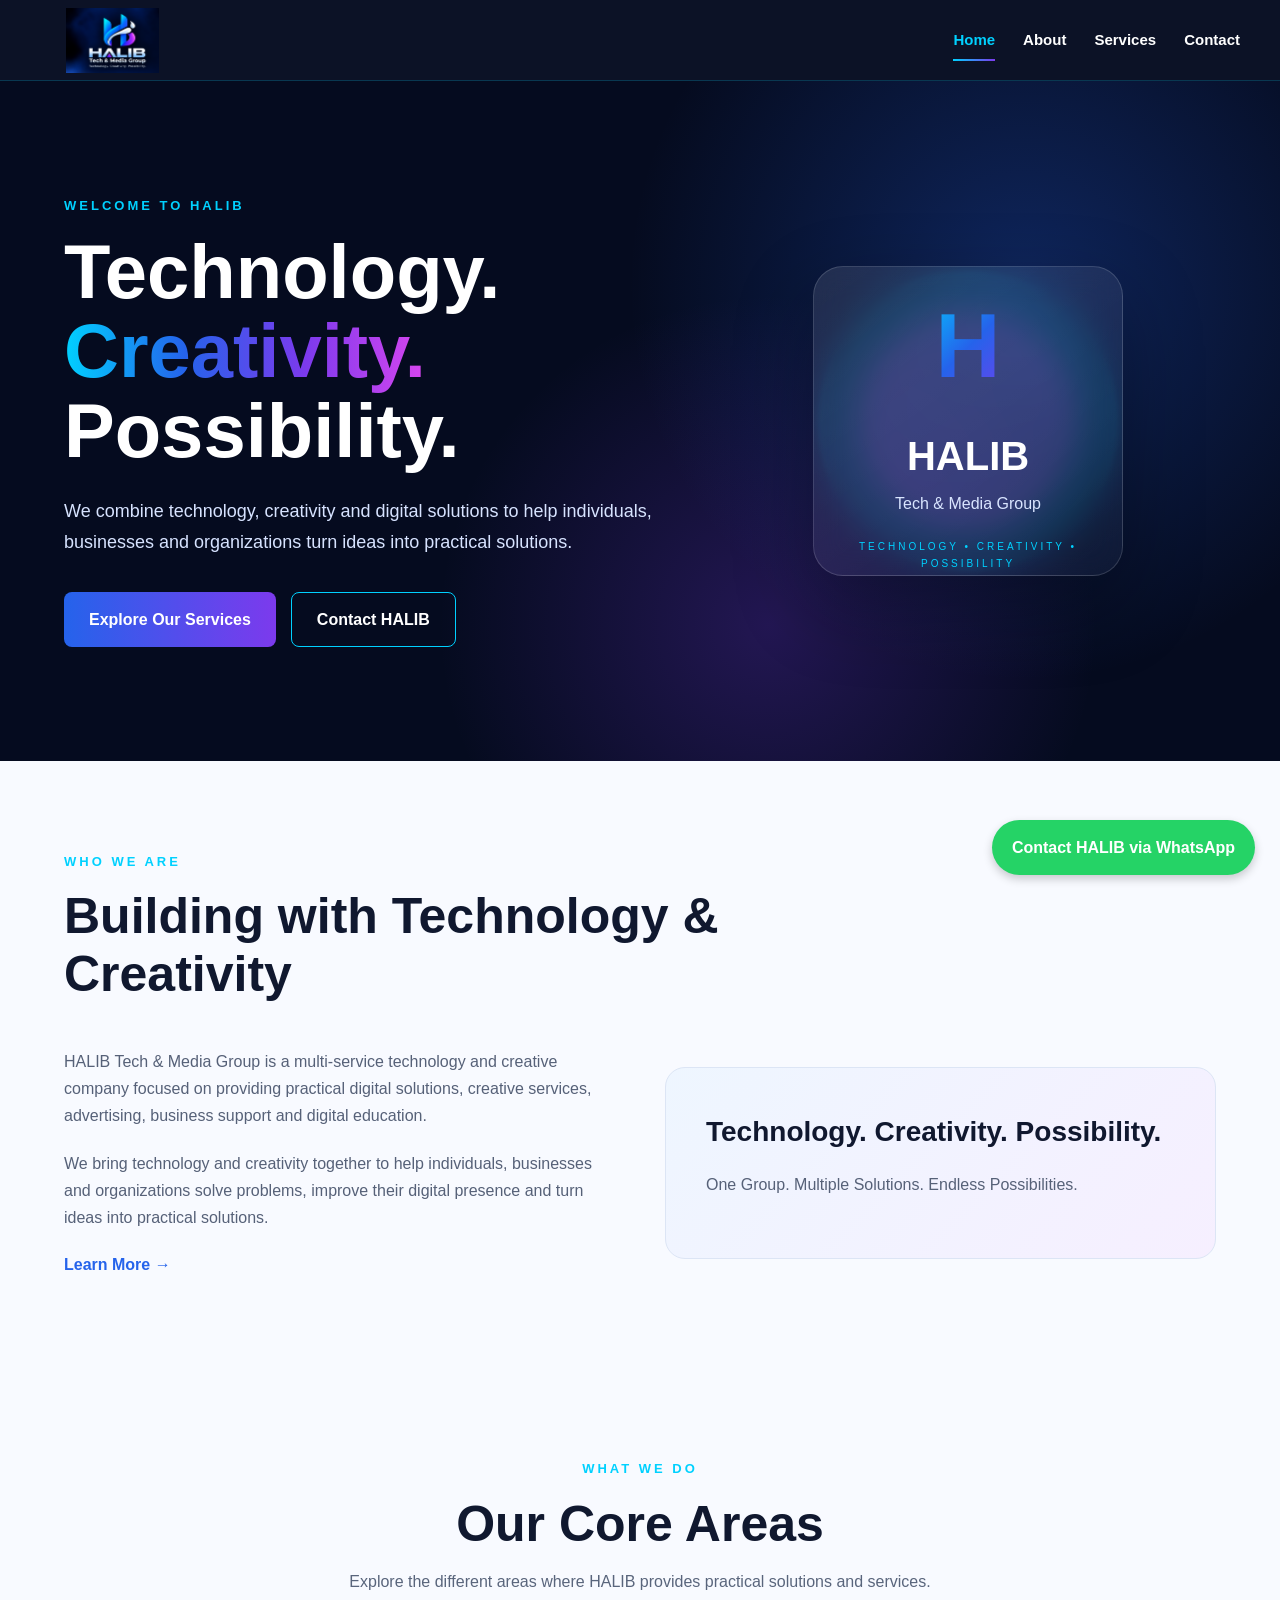
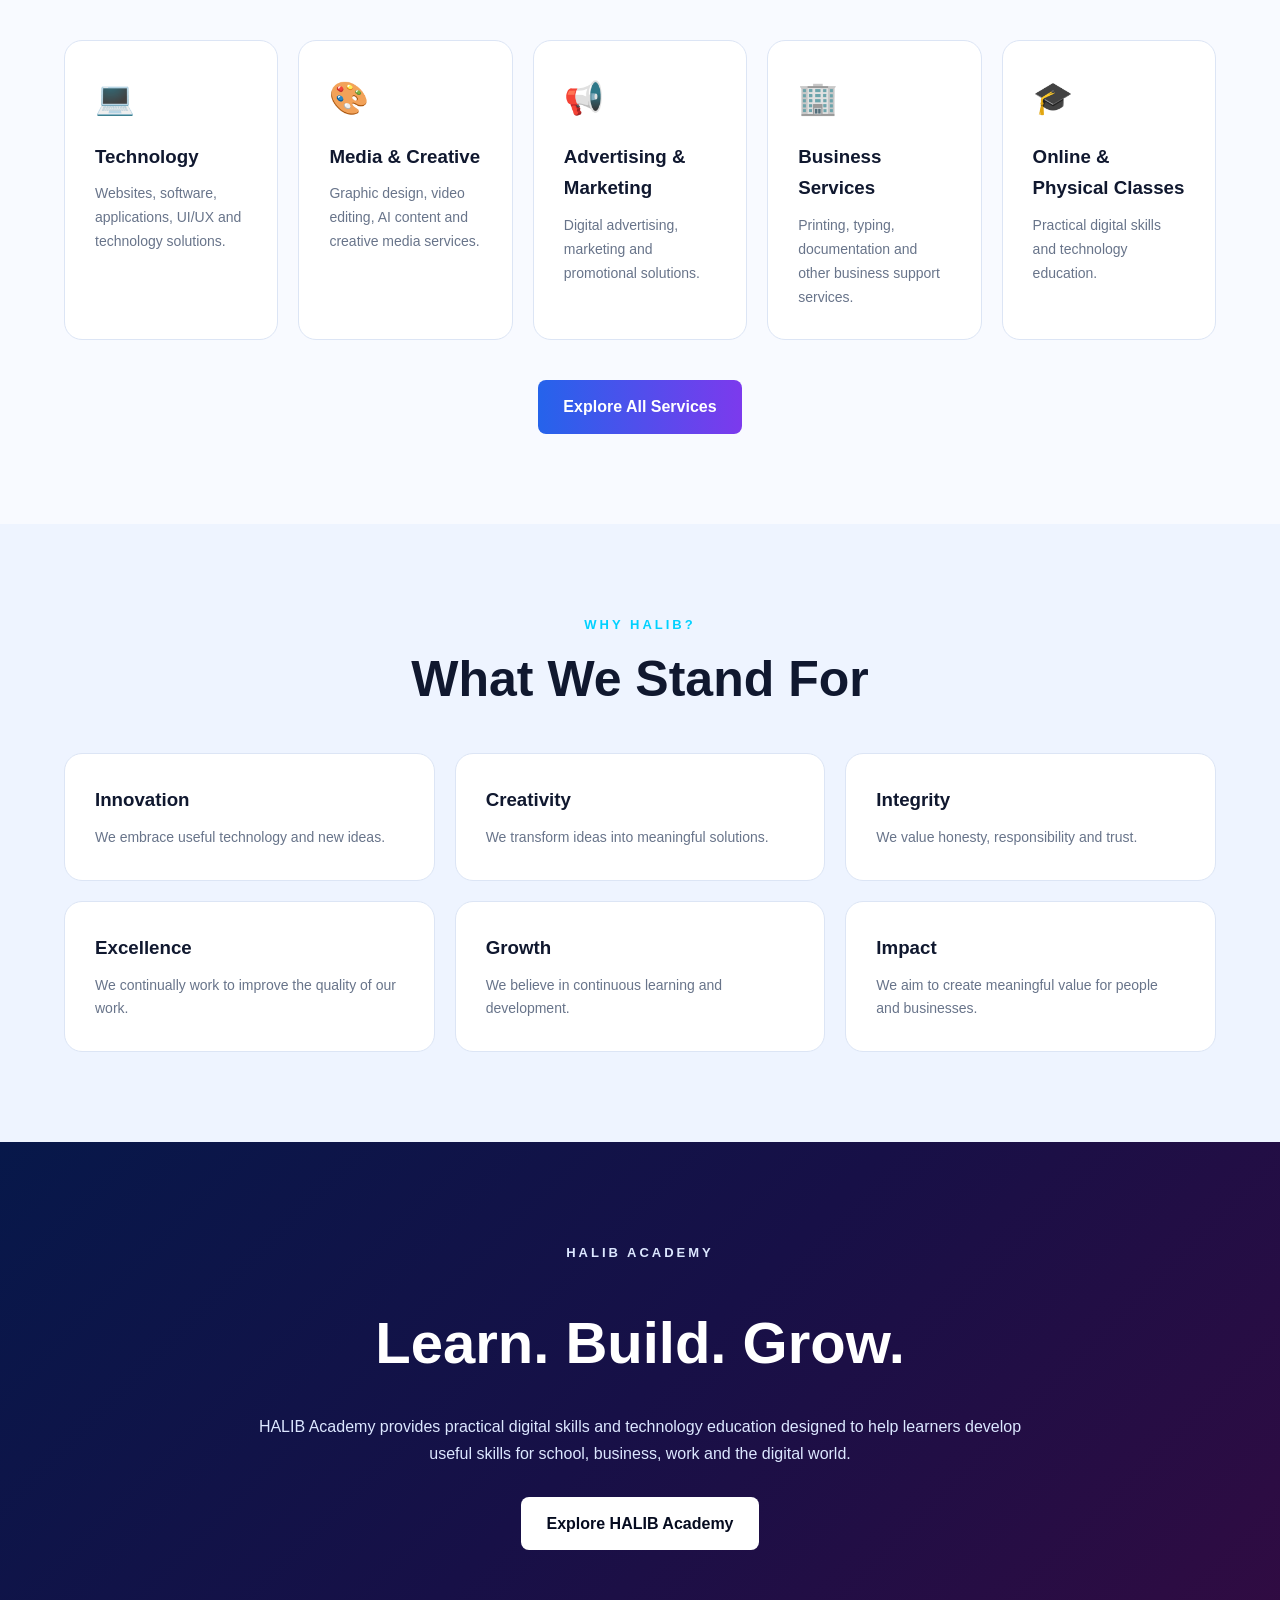
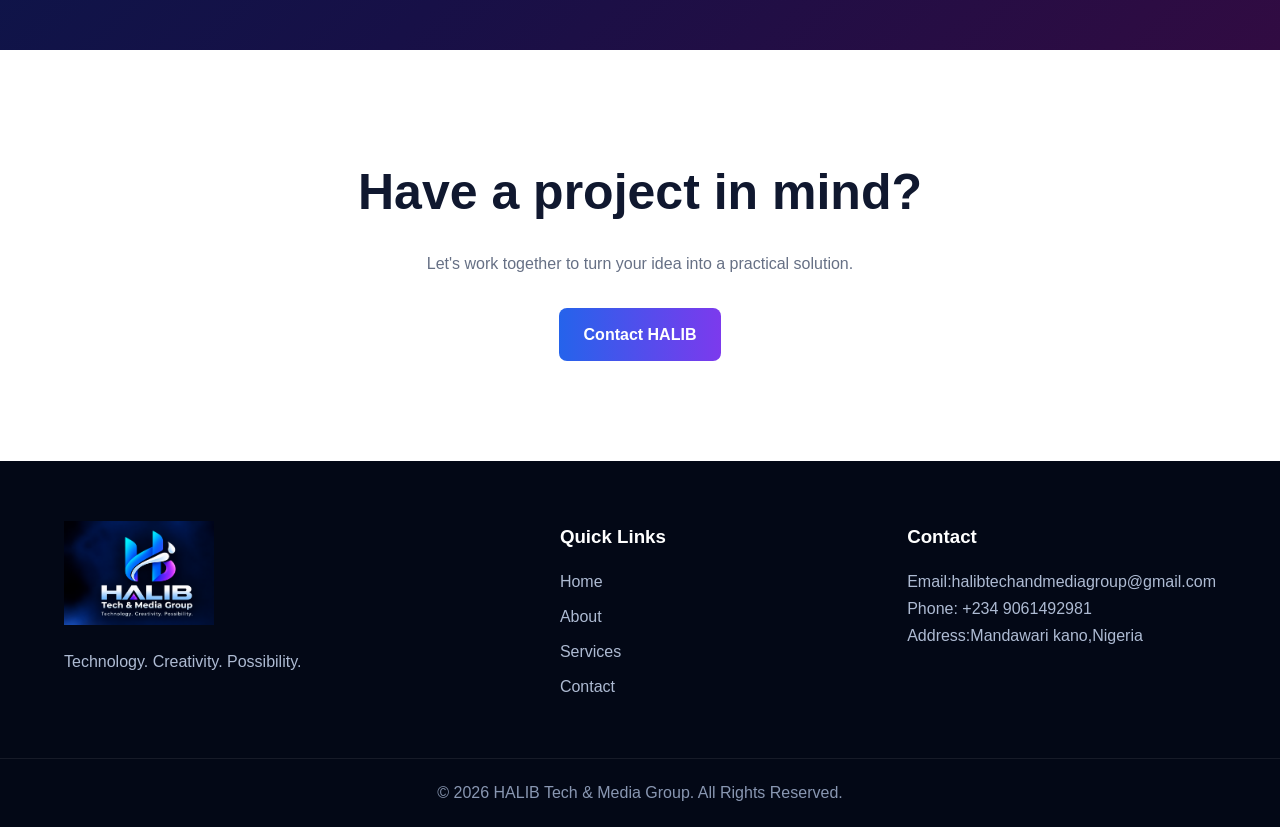
<file: index.html>
<!DOCTYPE html>
<html lang="en">
<head>
    <meta charset="UTF-8">
    <meta name="viewport" content="width=device-width, initial-scale=1.0">

    <title>HALIB Tech & Media Group</title>

    <meta
        name="description"
        content="HALIB Tech & Media Group provides technology, creative, advertising, business and digital education solutions."
    >

    <link rel="stylesheet" href="style.css">
</head>

<body>

<!-- ================= NAVBAR ================= -->

<header class="navbar">

    <div class="nav-container">

        <a href="index.html" class="logo">
            <img src="Halibtechandmediagrouplogo.png" alt="HALIB Tech & Media Group">
        </a>

        <nav class="nav-links">

            <a href="index.html" class="active">Home</a>

            <a href="about.html">About</a>

            <a href="services.html">Services</a>

            <a href="contact.html">Contact</a>

        </nav>

    </div>

</header>


<!-- ================= HERO ================= -->

<main>

<section class="hero">

    <div class="hero-content">

        <p class="small-title">WELCOME TO HALIB</p>

        <h1>
            Technology.
            <span>Creativity.</span>
            Possibility.
        </h1>

        <p class="hero-text">
            We combine technology, creativity and digital solutions
            to help individuals, businesses and organizations
            turn ideas into practical solutions.
        </p>

        <div class="hero-buttons">

            <a href="services.html" class="btn primary-btn">
                Explore Our Services
            </a>

            <a href="contact.html" class="btn secondary-btn">
                Contact HALIB
            </a>

        </div>

    </div>


    <div class="hero-visual">

        <div class="visual-circle circle-one"></div>
        <div class="visual-circle circle-two"></div>

        <div class="hero-card">

            <div class="hero-logo-symbol">H</div>

            <h2>HALIB</h2>

            <p>Tech & Media Group</p>

            <span>TECHNOLOGY • CREATIVITY • POSSIBILITY</span>

        </div>

    </div>

</section>


<!-- ================= WHO WE ARE ================= -->

<section class="section about-preview">

    <div class="section-heading">

        <p class="section-label">WHO WE ARE</p>

        <h2>Building with Technology & Creativity</h2>

    </div>


    <div class="two-column">

        <div>

            <p>
                HALIB Tech & Media Group is a multi-service technology
                and creative company focused on providing practical
                digital solutions, creative services, advertising,
                business support and digital education.
            </p>

            <p>
                We bring technology and creativity together to help
                individuals, businesses and organizations solve
                problems, improve their digital presence and turn
                ideas into practical solutions.
            </p>

            <a href="about.html" class="text-link">
                Learn More →
            </a>

        </div>

        <div class="info-box">

            <h3>Technology. Creativity. Possibility.</h3>

            <p>
                One Group. Multiple Solutions.
                Endless Possibilities.
            </p>

        </div>

    </div>

</section>


<!-- ================= WHAT WE DO ================= -->

<section class="section services-preview">

    <div class="section-heading center">

        <p class="section-label">WHAT WE DO</p>

        <h2>Our Core Areas</h2>

        <p>
            Explore the different areas where HALIB provides
            practical solutions and services.
        </p>

    </div>


    <div class="cards five-cards">

        <article class="service-card">

            <div class="icon">💻</div>

            <h3>Technology</h3>

            <p>
                Websites, software, applications, UI/UX and
                technology solutions.
            </p>

        </article>


        <article class="service-card">

            <div class="icon">🎨</div>

            <h3>Media & Creative</h3>

            <p>
                Graphic design, video editing, AI content and
                creative media services.
            </p>

        </article>


        <article class="service-card">

            <div class="icon">📢</div>

            <h3>Advertising & Marketing</h3>

            <p>
                Digital advertising, marketing and promotional
                solutions.
            </p>

        </article>


        <article class="service-card">

            <div class="icon">🏢</div>

            <h3>Business Services</h3>

            <p>
                Printing, typing, documentation and other
                business support services.
            </p>

        </article>


        <article class="service-card">

            <div class="icon">🎓</div>

            <h3>Online & Physical Classes</h3>

            <p>
                Practical digital skills and technology education.
            </p>

        </article>

    </div>


    <div class="center-button">

        <a href="services.html" class="btn primary-btn">
            Explore All Services
        </a>

    </div>

</section>


<!-- ================= WHY HALIB ================= -->

<section class="section why-section">

    <div class="section-heading center">

        <p class="section-label">WHY HALIB?</p>

        <h2>What We Stand For</h2>

    </div>


    <div class="values-grid">

        <div class="value-card">
            <h3>Innovation</h3>
            <p>
                We embrace useful technology and new ideas.
            </p>
        </div>

        <div class="value-card">
            <h3>Creativity</h3>
            <p>
                We transform ideas into meaningful solutions.
            </p>
        </div>

        <div class="value-card">
            <h3>Integrity</h3>
            <p>
                We value honesty, responsibility and trust.
            </p>
        </div>

        <div class="value-card">
            <h3>Excellence</h3>
            <p>
                We continually work to improve the quality of our work.
            </p>
        </div>

        <div class="value-card">
            <h3>Growth</h3>
            <p>
                We believe in continuous learning and development.
            </p>
        </div>

        <div class="value-card">
            <h3>Impact</h3>
            <p>
                We aim to create meaningful value for people and businesses.
            </p>
        </div>

    </div>

</section>


<!-- ================= ACADEMY ================= -->

<section class="academy-section">

    <div class="academy-content">

        <p class="section-label">HALIB ACADEMY</p>

        <h2>Learn. Build. Grow.</h2>

        <p>
            HALIB Academy provides practical digital skills and
            technology education designed to help learners develop
            useful skills for school, business, work and the digital world.
        </p>

        <a href="services.html#academy" class="btn light-btn">
            Explore HALIB Academy
        </a>

    </div>

</section>


<!-- ================= CTA ================= -->

<section class="cta">

    <h2>Have a project in mind?</h2>

    <p>
        Let's work together to turn your idea into a practical solution.
    </p>

    <a href="contact.html" class="btn primary-btn">
        Contact HALIB
    </a>

</section>

</main>


<!-- ================= FOOTER ================= -->

<footer class="footer">

    <div class="footer-container">

        <div>

            <img
                src="Halibtechandmediagrouplogo.png"
                class="footer-logo"
                alt="HALIB Logo"
            >

            <p>
                Technology. Creativity. Possibility.
            </p>

        </div>


        <div>

            <h3>Quick Links</h3>

            <a href="index.html">Home</a>
            <a href="about.html">About</a>
            <a href="services.html">Services</a>
            <a href="contact.html">Contact</a>

        </div>


        <div>

            <h3>Contact</h3>

            <p>Email:halibtechandmediagroup@gmail.com</p>
            <p>Phone: +234 9061492981</p>
            <p>Address:Mandawari kano,Nigeria</p>

        </div>

    </div>


    <div class="copyright">

        <p>
            © 2026 HALIB Tech & Media Group.
            All Rights Reserved.
        </p>

    </div>

</footer>


<script src="script.js"></script>

</body>
</html>
</file>
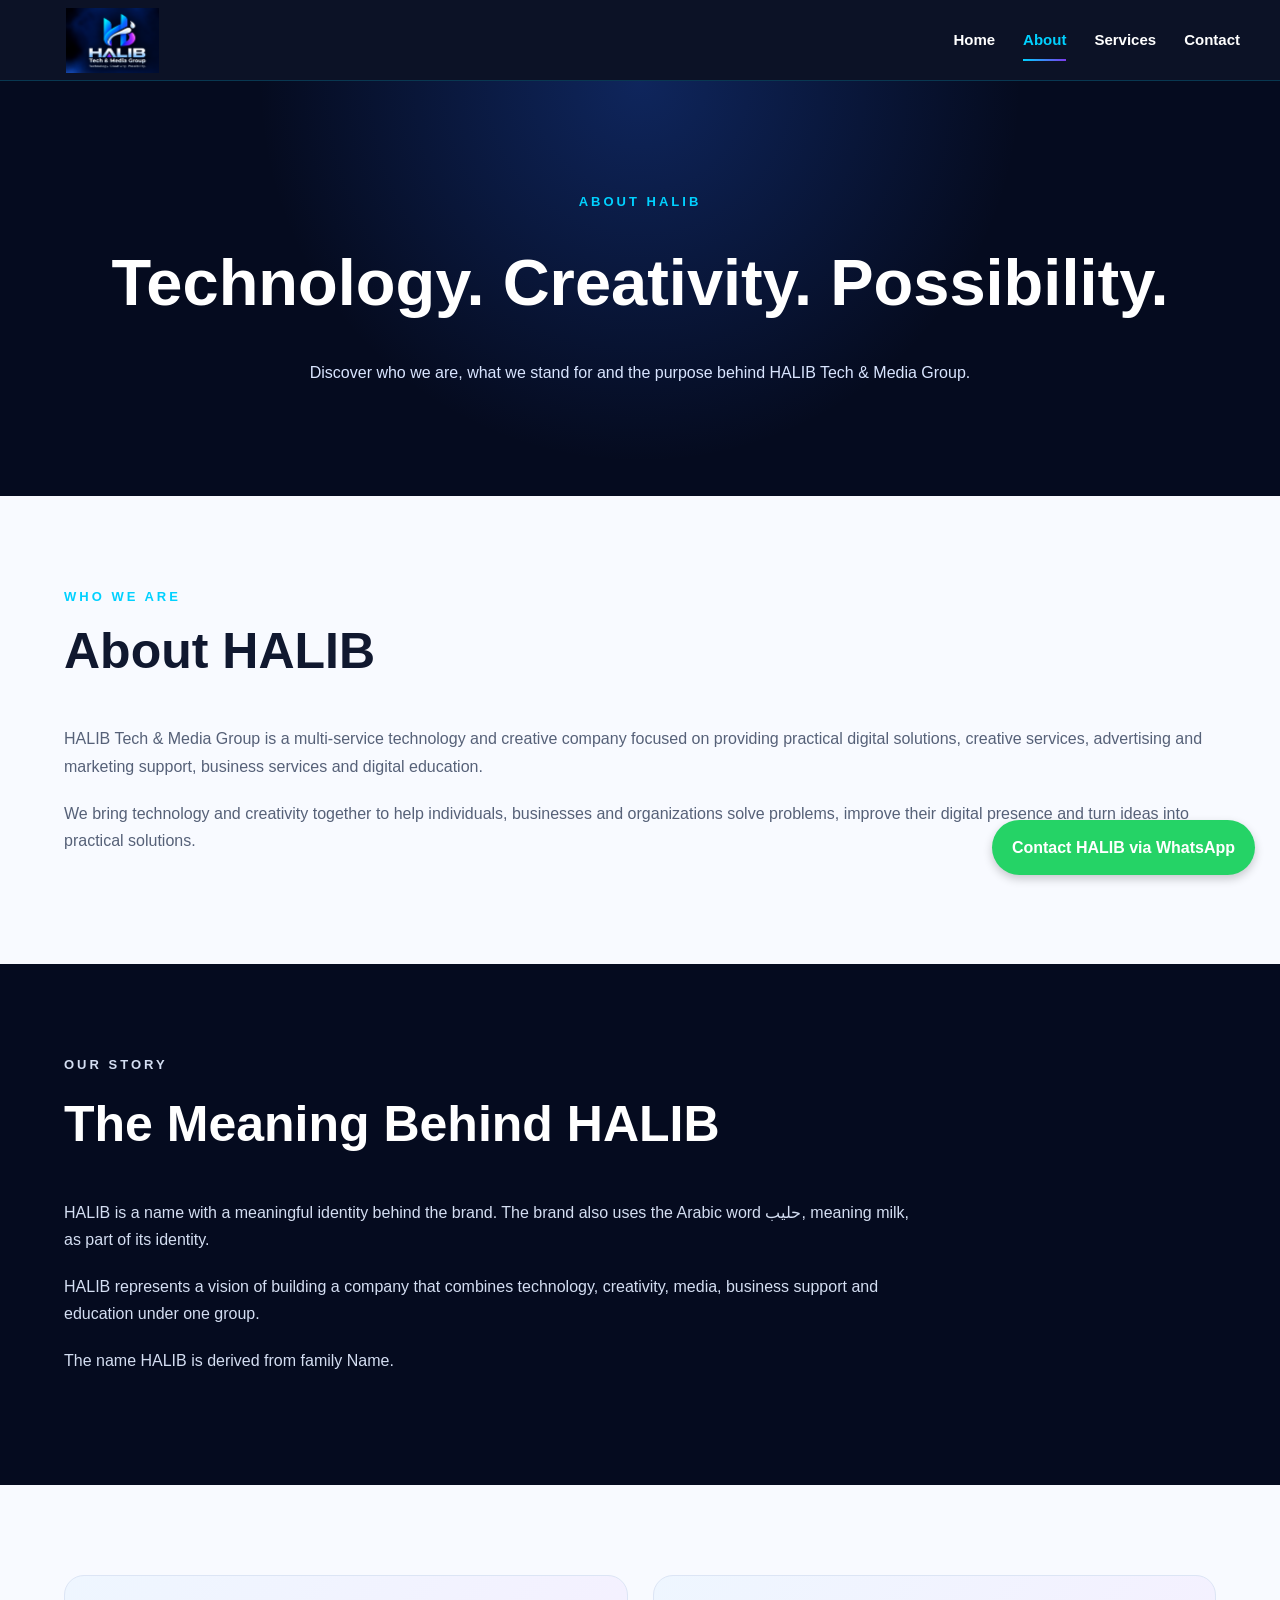
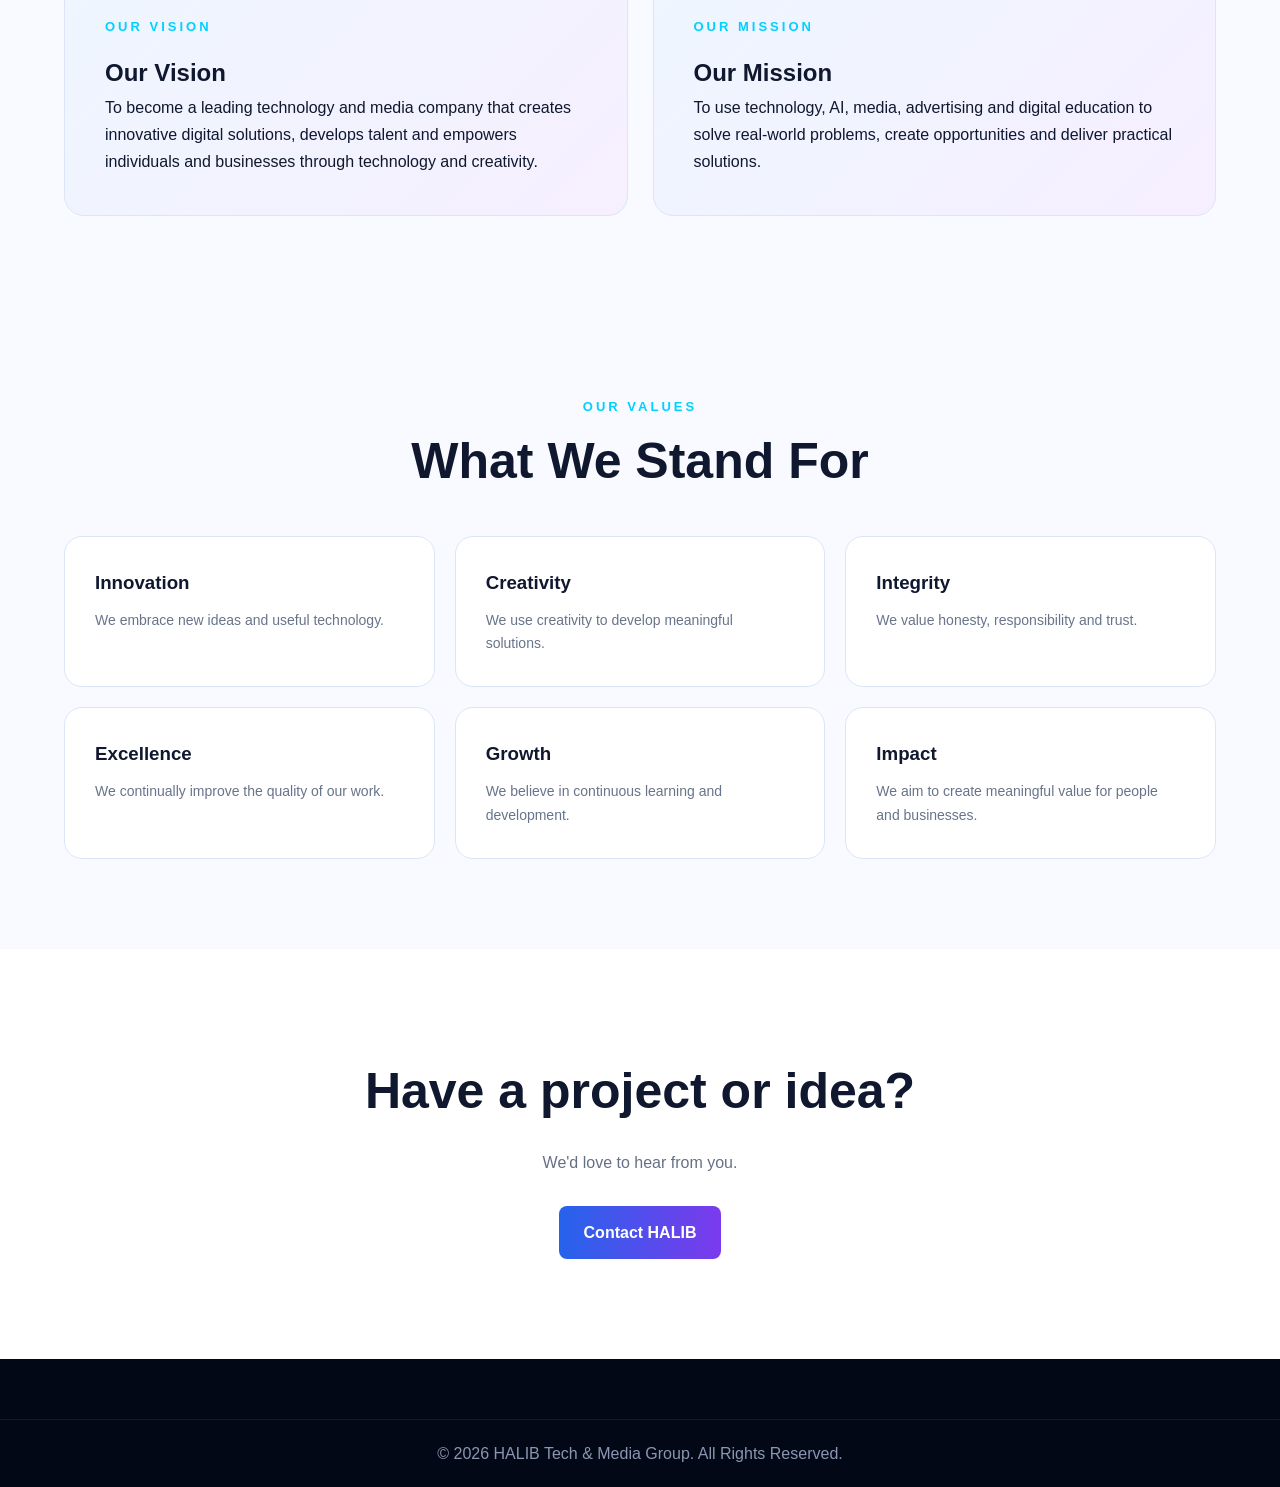
<file: about.html>
<!DOCTYPE html>
<html lang="en">

<head>

    <meta charset="UTF-8">

    <meta
        name="viewport"
        content="width=device-width, initial-scale=1.0"
    >

    <title>About | HALIB Tech & Media Group</title>

    <link rel="stylesheet" href="style.css">

</head>

<body>


<header class="navbar">

    <div class="nav-container">

        <a href="index.html" class="logo">
            <img src="Halibtechandmediagrouplogo.png" alt="HALIB Logo">
        </a>

        <nav class="nav-links">

            <a href="index.html">Home</a>

            <a href="about.html" class="active">About</a>

            <a href="services.html">Services</a>

            <a href="contact.html">Contact</a>

        </nav>

    </div>

</header>


<main>


<section class="page-hero">

    <p class="section-label">ABOUT HALIB</p>

    <h1>Technology. Creativity. Possibility.</h1>

    <p>
        Discover who we are, what we stand for and the purpose
        behind HALIB Tech & Media Group.
    </p>

</section>


<section class="section">

    <div class="section-heading">

        <p class="section-label">WHO WE ARE</p>

        <h2>About HALIB</h2>

    </div>


    <div class="about-text">

        <p>
            HALIB Tech & Media Group is a multi-service technology
            and creative company focused on providing practical
            digital solutions, creative services, advertising and
            marketing support, business services and digital education.
        </p>

        <p>
            We bring technology and creativity together to help
            individuals, businesses and organizations solve problems,
            improve their digital presence and turn ideas into
            practical solutions.
        </p>

    </div>

</section>


<section class="section dark-section">

    <div class="section-heading">

        <p class="section-label">OUR STORY</p>

        <h2>The Meaning Behind HALIB</h2>

    </div>

    <p>
        HALIB is a name with a meaningful identity behind the brand.
        The brand also uses the Arabic word حليب, meaning milk,
        as part of its identity.
    </p>

    <p>
        HALIB represents a vision of building a company that combines
        technology, creativity, media, business support and education
        under one group.
    </p>

    <p>The name HALIB is derived from family Name.</p>

</section>


<section class="section">

    <div class="vision-mission">

        <div class="info-box">

            <p class="section-label">OUR VISION</p>

            <h2>Our Vision</h2>

            <p>
                To become a leading technology and media company
                that creates innovative digital solutions, develops
                talent and empowers individuals and businesses
                through technology and creativity.
            </p>

        </div>


        <div class="info-box">

            <p class="section-label">OUR MISSION</p>

            <h2>Our Mission</h2>

            <p>
                To use technology, AI, media, advertising and
                digital education to solve real-world problems,
                create opportunities and deliver practical
                solutions.
            </p>

        </div>

    </div>

</section>


<section class="section">

    <div class="section-heading center">

        <p class="section-label">OUR VALUES</p>

        <h2>What We Stand For</h2>

    </div>


    <div class="values-grid">

        <div class="value-card">
            <h3>Innovation</h3>
            <p>We embrace new ideas and useful technology.</p>
        </div>

        <div class="value-card">
            <h3>Creativity</h3>
            <p>We use creativity to develop meaningful solutions.</p>
        </div>

        <div class="value-card">
            <h3>Integrity</h3>
            <p>We value honesty, responsibility and trust.</p>
        </div>

        <div class="value-card">
            <h3>Excellence</h3>
            <p>We continually improve the quality of our work.</p>
        </div>

        <div class="value-card">
            <h3>Growth</h3>
            <p>We believe in continuous learning and development.</p>
        </div>

        <div class="value-card">
            <h3>Impact</h3>
            <p>We aim to create meaningful value for people and businesses.</p>
        </div>

    </div>

</section>


<section class="cta">

    <h2>Have a project or idea?</h2>

    <p>We'd love to hear from you.</p>

    <a href="contact.html" class="btn primary-btn">
        Contact HALIB
    </a>

</section>


</main>


<footer class="footer">

    <div class="copyright">

        <p>
            © 2026 HALIB Tech & Media Group.
            All Rights Reserved.
        </p>

    </div>

</footer>


<script src="script.js"></script>

</body>
</html>
</file>
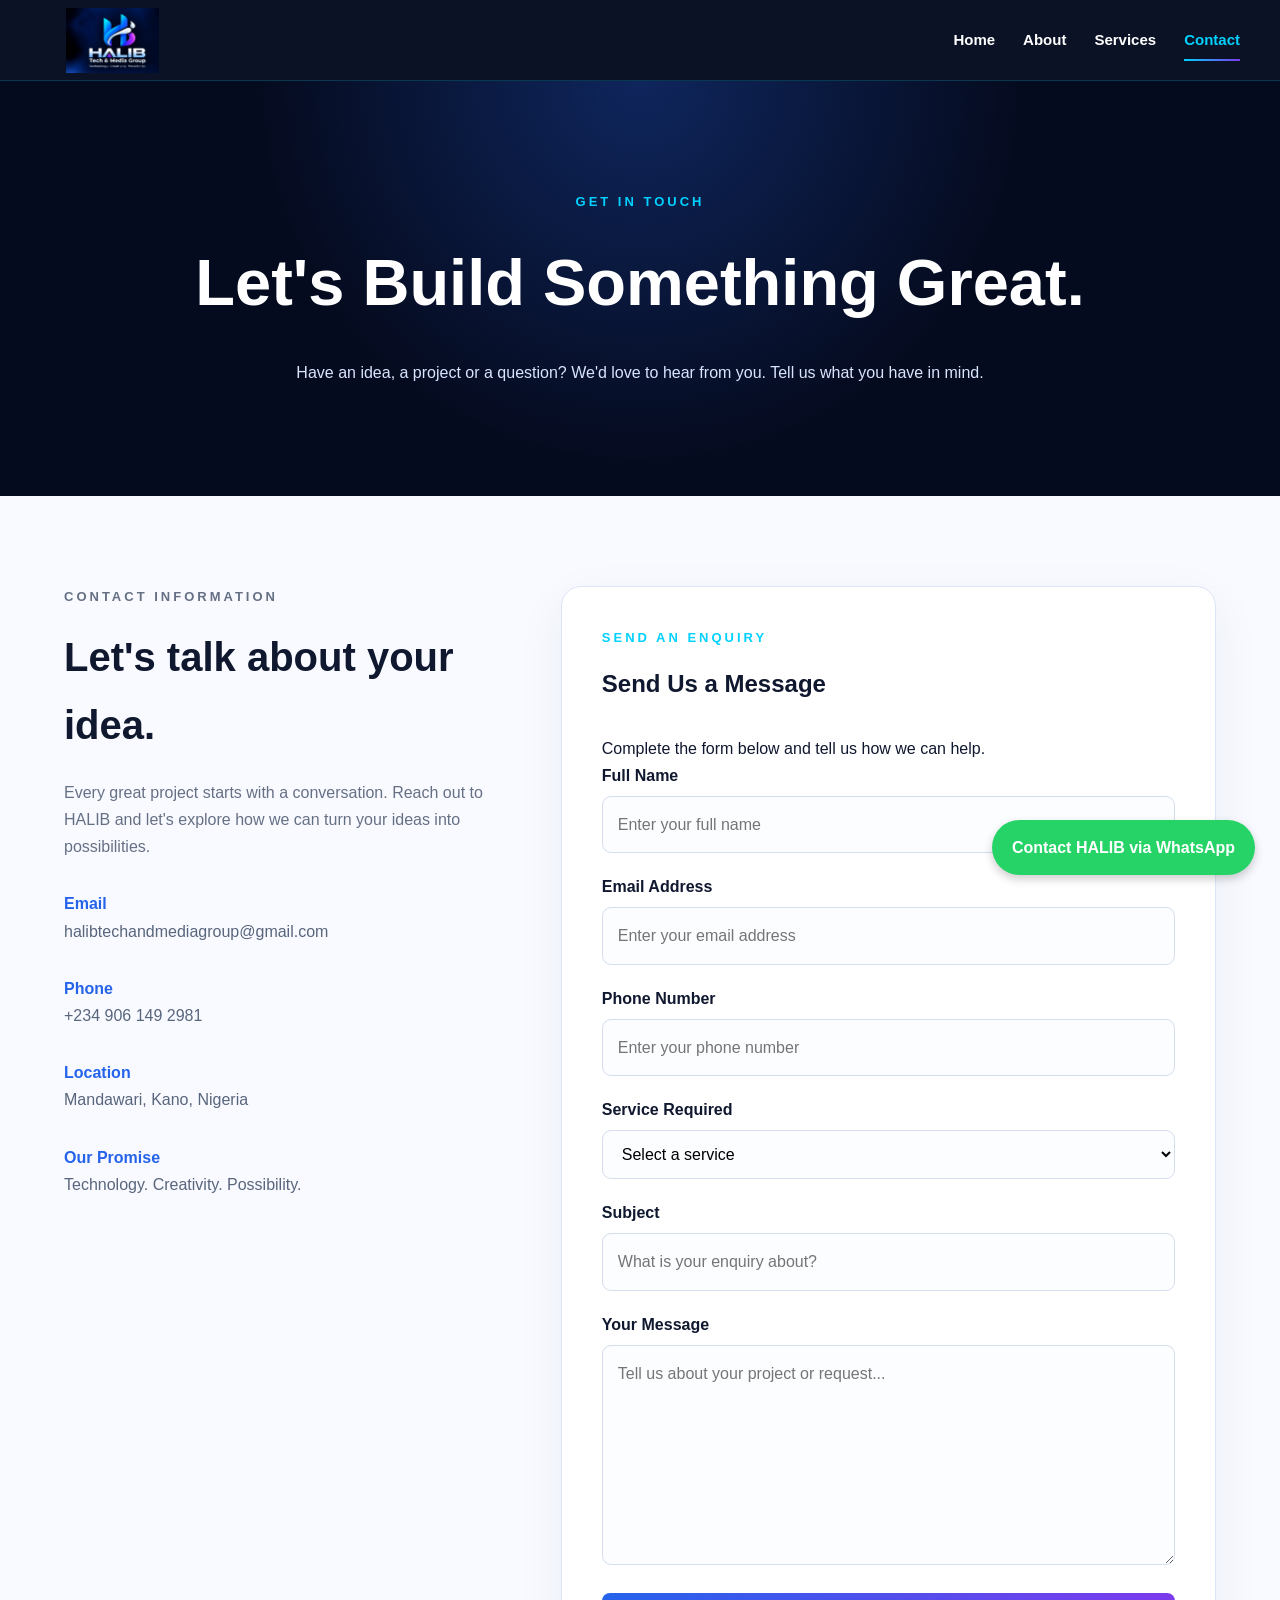
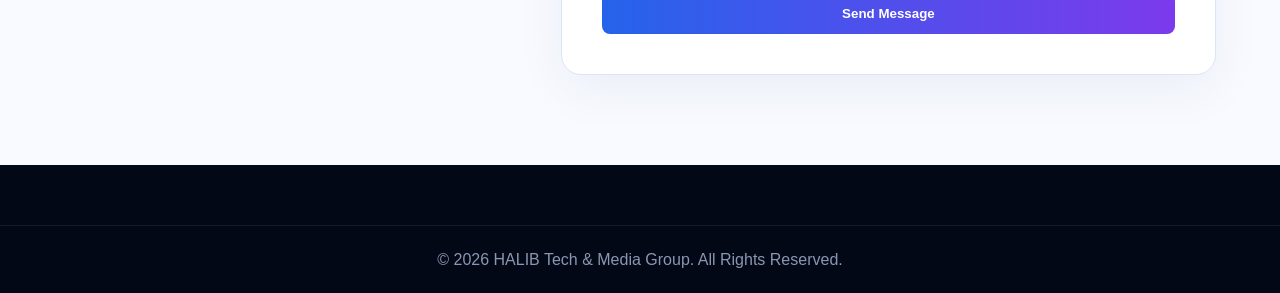
<file: contact.html>
<!DOCTYPE html>
<html lang="en">

<head>
    <meta charset="UTF-8">
    <meta name="viewport" content="width=device-width, initial-scale=1.0">

    <title>Contact | HALIB Tech & Media Group</title>

    <link rel="stylesheet" href="style.css">
</head>

<body>

    <!-- Navigation -->
    <header class="navbar">
        <div class="nav-container">

            <a href="index.html" class="logo">
                <img src="Halibtechandmediagrouplogo.png" alt="HALIB Logo">
            </a>

            <nav class="nav-links">
                <a href="index.html">Home</a>
                <a href="about.html">About</a>
                <a href="services.html">Services</a>
                <a href="contact.html" class="active">Contact</a>
            </nav>

        </div>
    </header>

    <main>

        <!-- Page Hero -->
        <section class="page-hero">

            <p class="section-label">GET IN TOUCH</p>

            <h1>Let's Build Something Great.</h1>

            <p>
                Have an idea, a project or a question?
                We'd love to hear from you.
                Tell us what you have in mind.
            </p>

        </section>

        <!-- Contact Section -->
        <section class="section contact-section">

            <!-- Contact Information -->
            <div class="contact-information">

                <p class="section-label">CONTACT INFORMATION</p>

                <h2>Let's talk about your idea.</h2>

                <p>
                    Every great project starts with a conversation.
                    Reach out to HALIB and let's explore how we can
                    turn your ideas into possibilities.
                </p>

                <div class="contact-item">
                    <strong>Email</strong>
                    <p>halibtechandmediagroup@gmail.com</p>
                </div>

                <div class="contact-item">
                    <strong>Phone</strong>
                    <p>+234 906 149 2981</p>
                </div>

                <div class="contact-item">
                    <strong>Location</strong>
                    <p>Mandawari, Kano, Nigeria</p>
                </div>

                <div class="contact-item">
                    <strong>Our Promise</strong>
                    <p>
                        Technology. Creativity. Possibility.
                    </p>
                </div>

            </div>

            <!-- Contact Form -->
            <div class="form-container">

                <p class="section-label">SEND AN ENQUIRY</p>

                <h2>Send Us a Message</h2>

                <p>
                    Complete the form below and tell us how we can help.
                </p>

                <form id="contactForm">

                    <div class="form-group">
                        <label for="name">Full Name</label>

                        <input
                            type="text"
                            id="name"
                            name="name"
                            placeholder="Enter your full name"
                            autocomplete="name"
                            required
                        >
                    </div>

                    <div class="form-group">
                        <label for="email">Email Address</label>

                        <input
                            type="email"
                            id="email"
                            name="email"
                            placeholder="Enter your email address"
                            autocomplete="email"
                            required
                        >
                    </div>

                    <div class="form-group">
                        <label for="phone">Phone Number</label>

                        <input
                            type="tel"
                            id="phone"
                            name="phone"
                            placeholder="Enter your phone number"
                            autocomplete="tel"
                        >
                    </div>

                    <div class="form-group">
                        <label for="service">Service Required</label>

                        <select id="service" name="service" required>

                            <option value="">Select a service</option>

                            <option value="Website Development">Website Development</option>
                            <option value="Software Development">Software Development</option>
                            <option value="App Development">App Development</option>
                            <option value="UI/UX Design">UI/UX Design</option>
                            <option value="Graphic Design">Graphic Design</option>
                            <option value="Video Editing">Video Editing</option>
                            <option value="AI Content Creation">AI Content Creation</option>
                            <option value="Advertising & Marketing">Advertising & Marketing</option>
                            <option value="Business Services">Business Services</option>
                            <option value="HALIB Academy">HALIB Academy</option>
                            <option value="Other">Other</option>

                        </select>
                    </div>

                    <div class="form-group">
                        <label for="subject">Subject</label>

                        <input
                            type="text"
                            id="subject"
                            name="subject"
                            placeholder="What is your enquiry about?"
                        >
                    </div>

                    <div class="form-group">
                        <label for="message">Your Message</label>

                        <textarea
                            id="message"
                            name="message"
                            rows="7"
                            placeholder="Tell us about your project or request..."
                            required
                        ></textarea>
                    </div>

                    <p id="formStatus" role="status" aria-live="polite"></p>

                    <button
                        type="submit"
                        class="btn primary-btn submit-btn"
                    >
                        Send Message
                    </button>

                </form>

            </div>

        </section>

    </main>

    <!-- Footer -->
    <footer class="footer">

        <div class="copyright">
            <p>
                © 2026 HALIB Tech & Media Group.
                All Rights Reserved.
            </p>
        </div>

    </footer>

    <script src="script.js"></script>

</body>
</html>
</file>
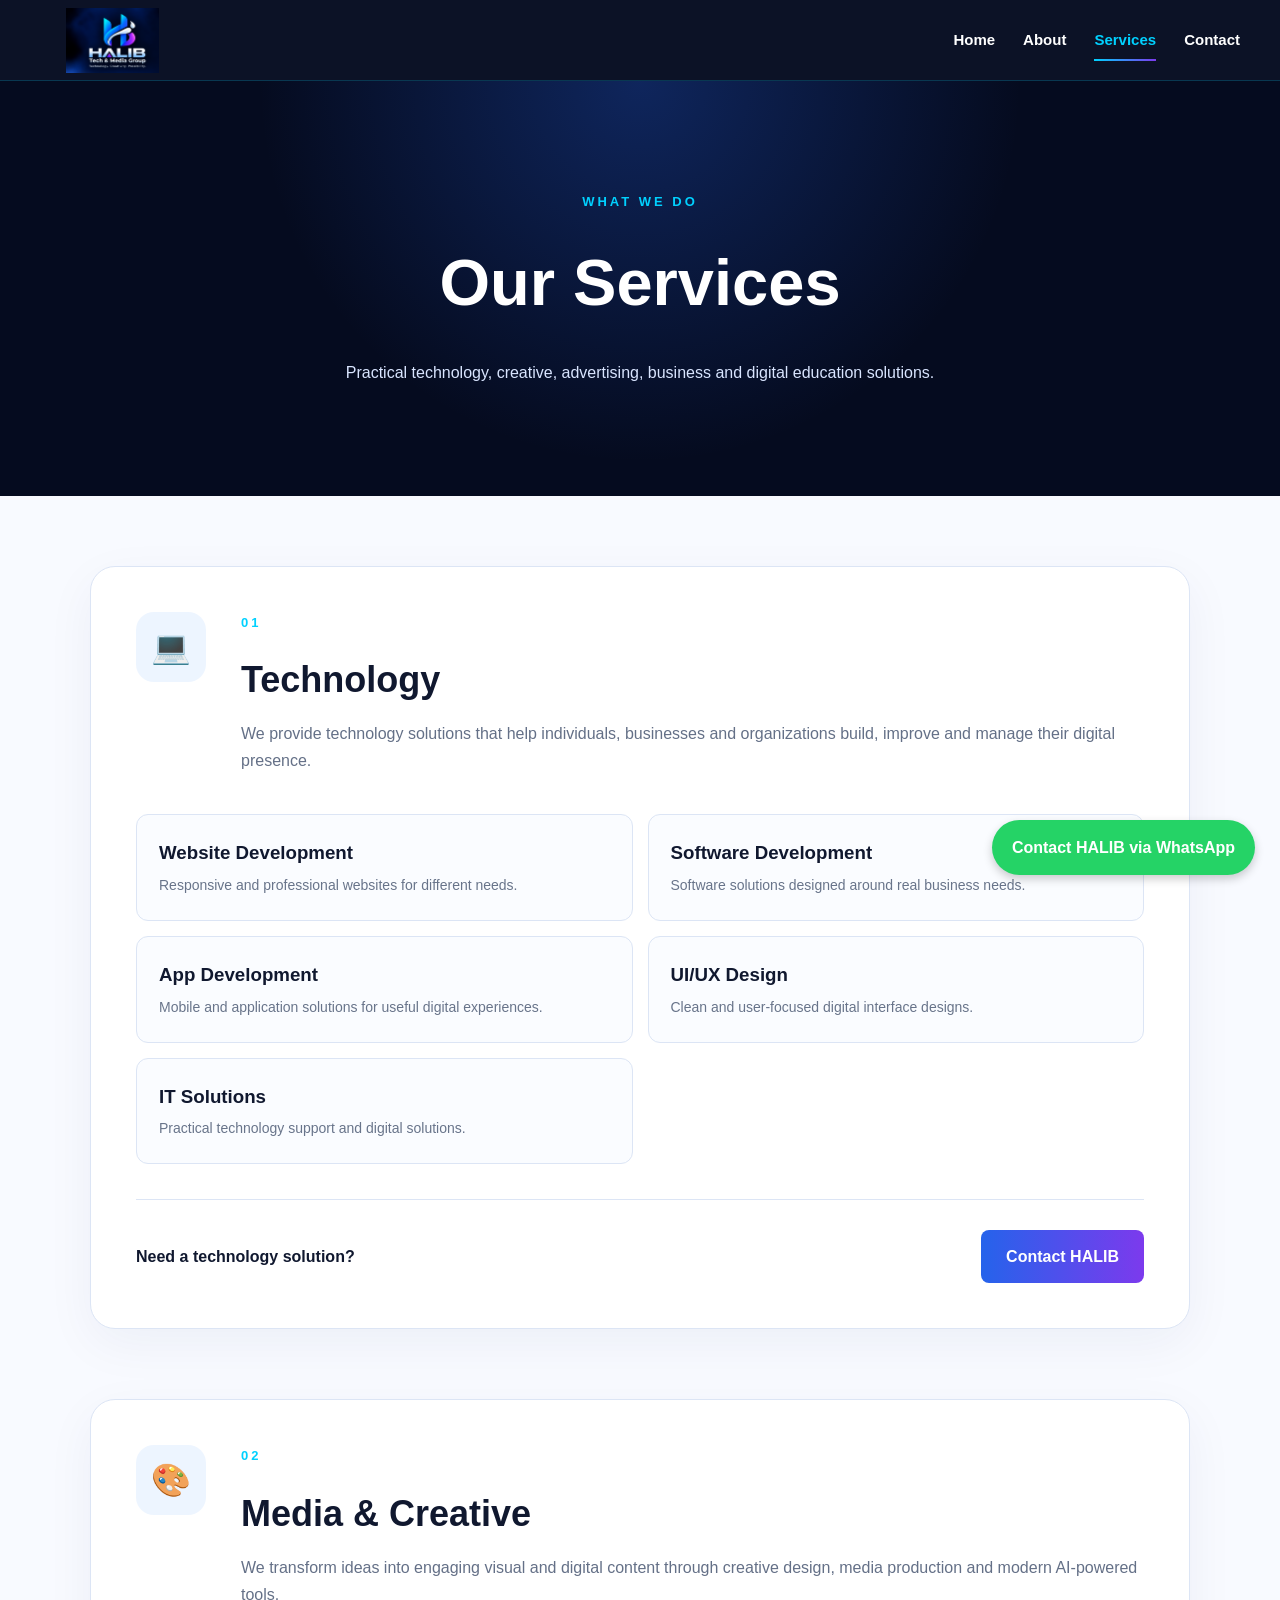
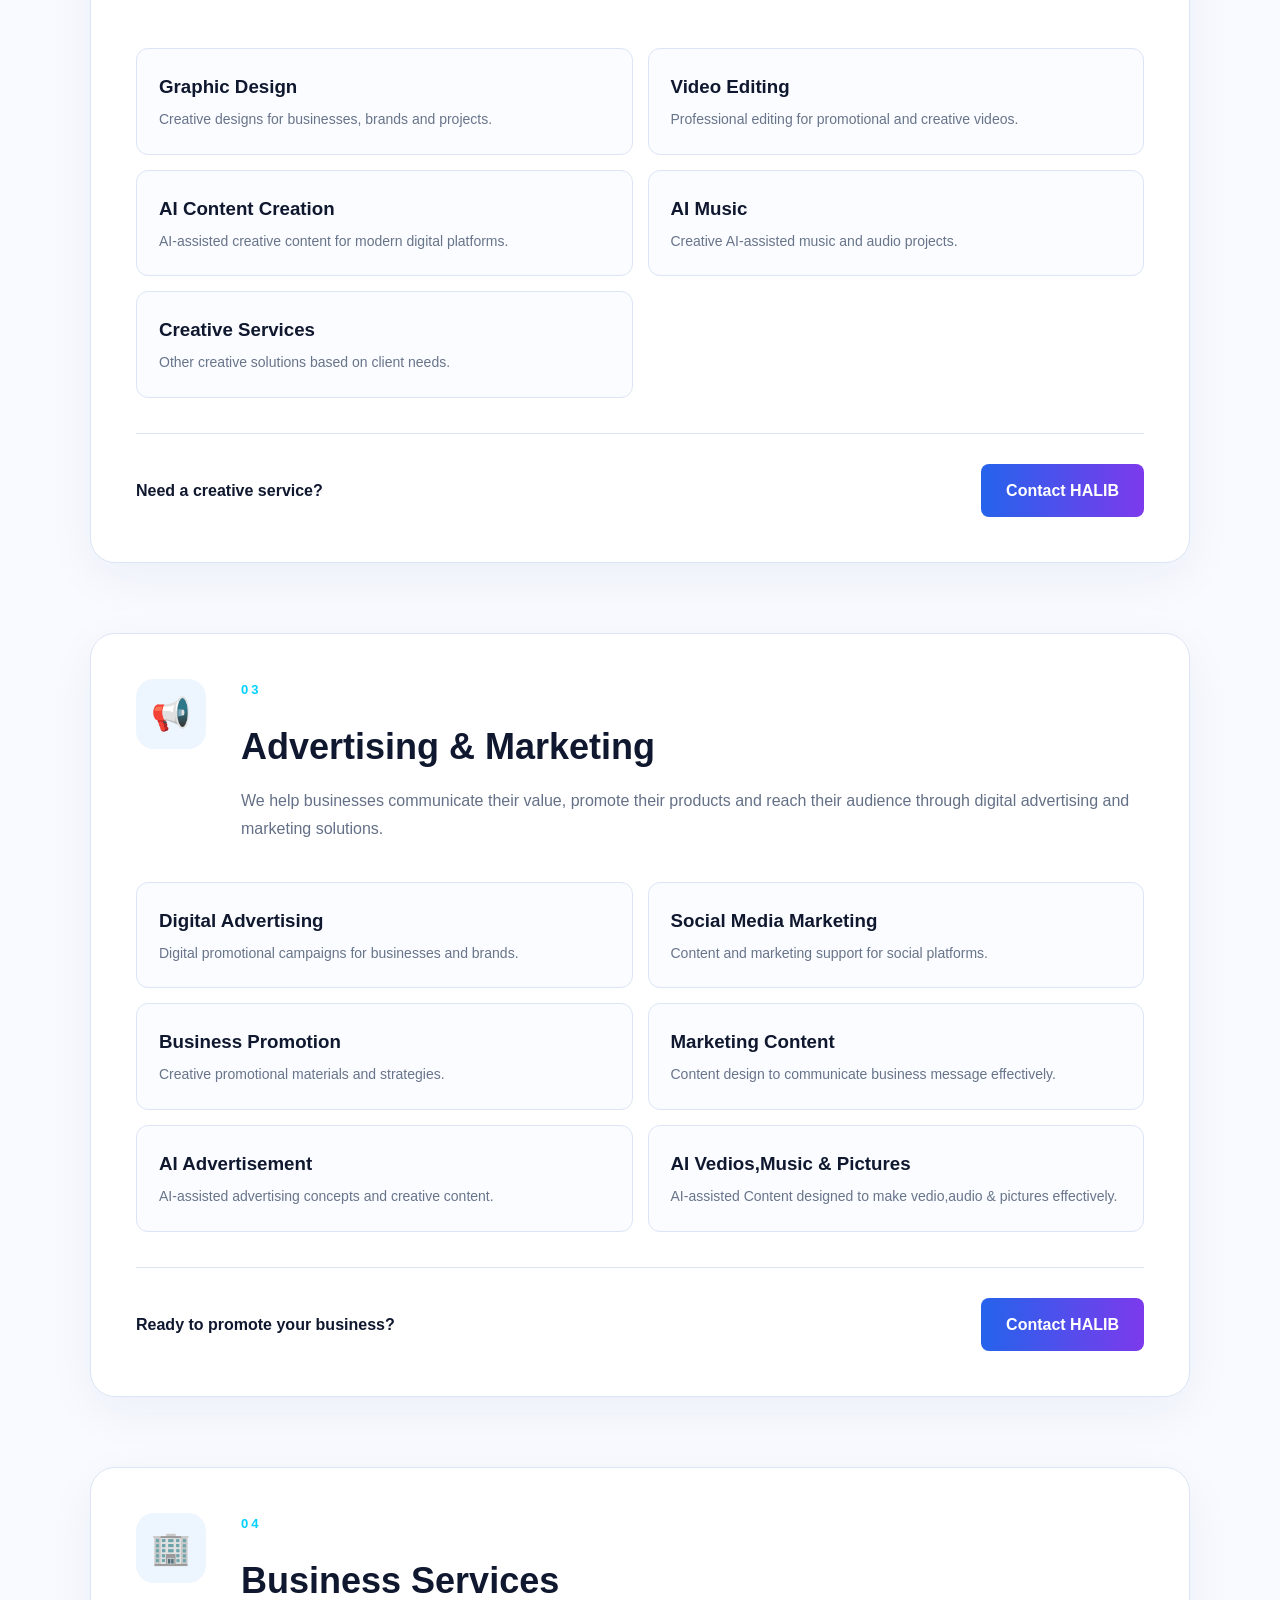
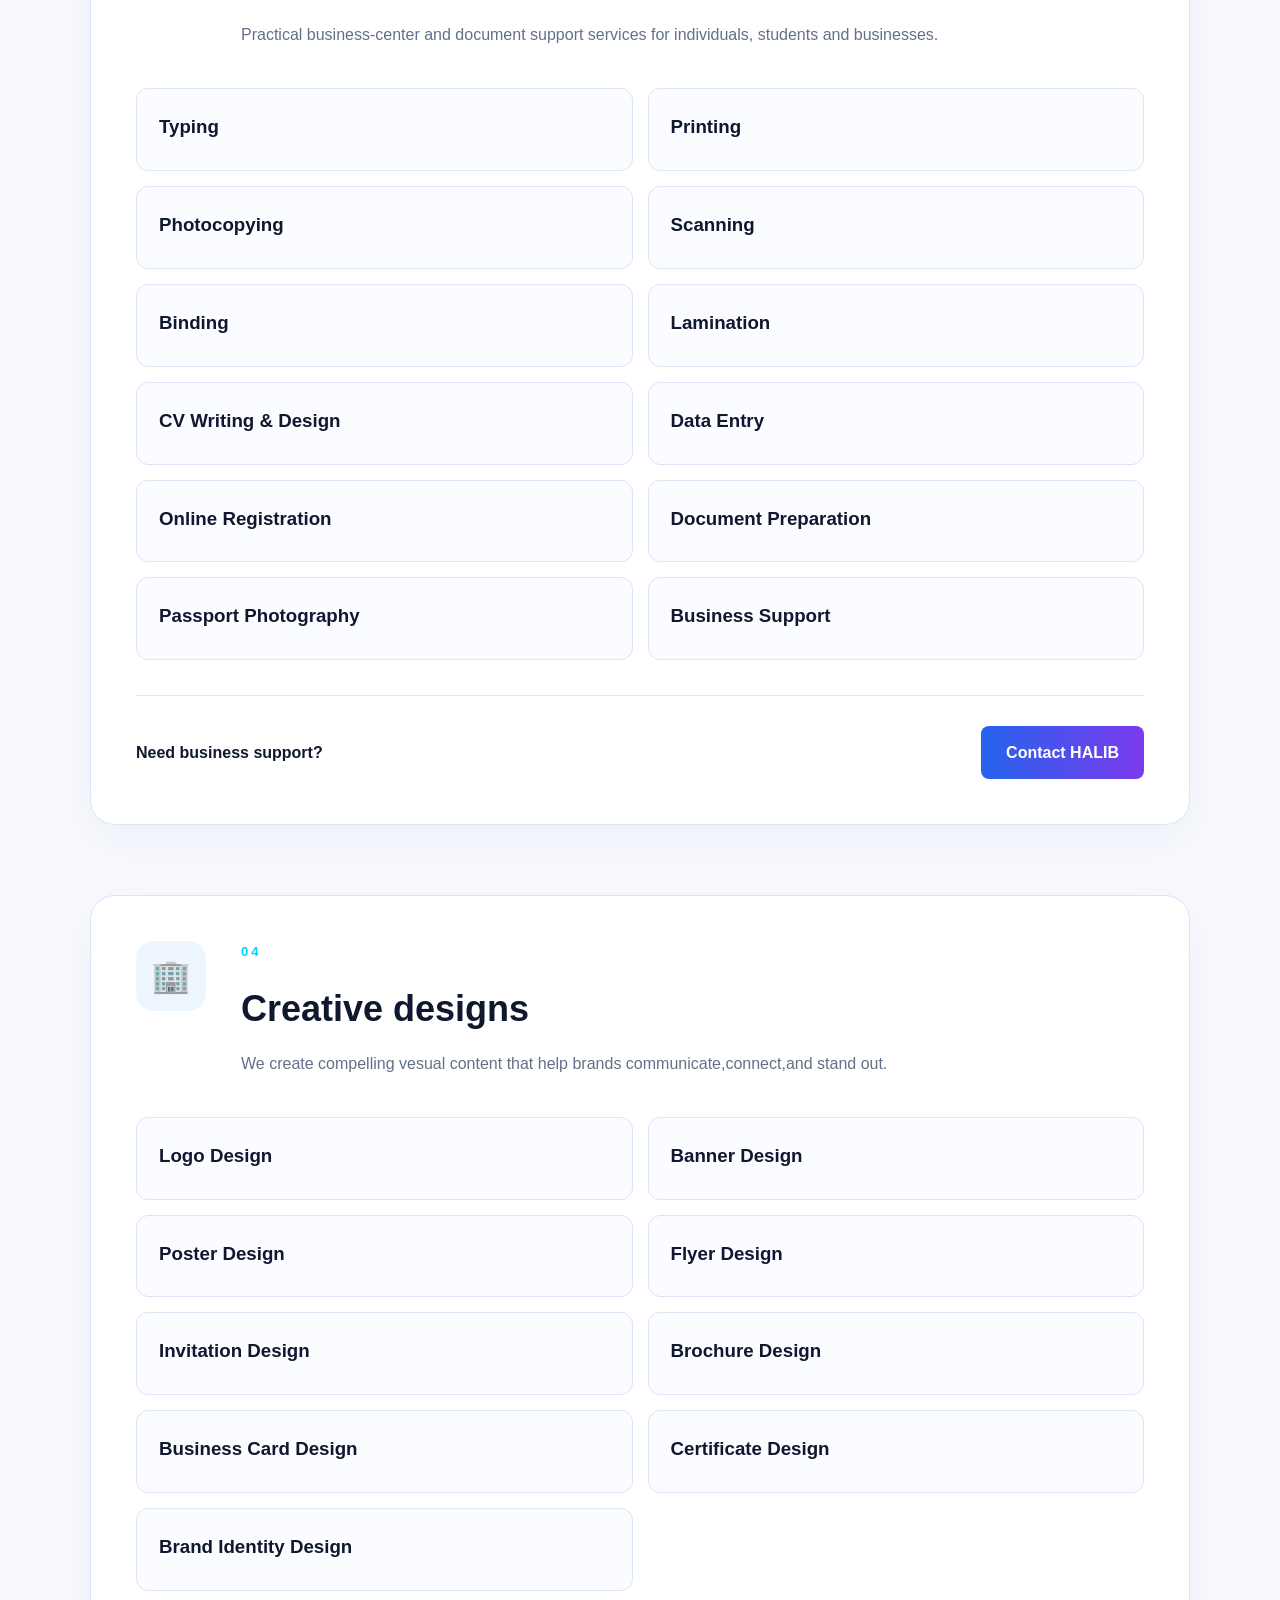
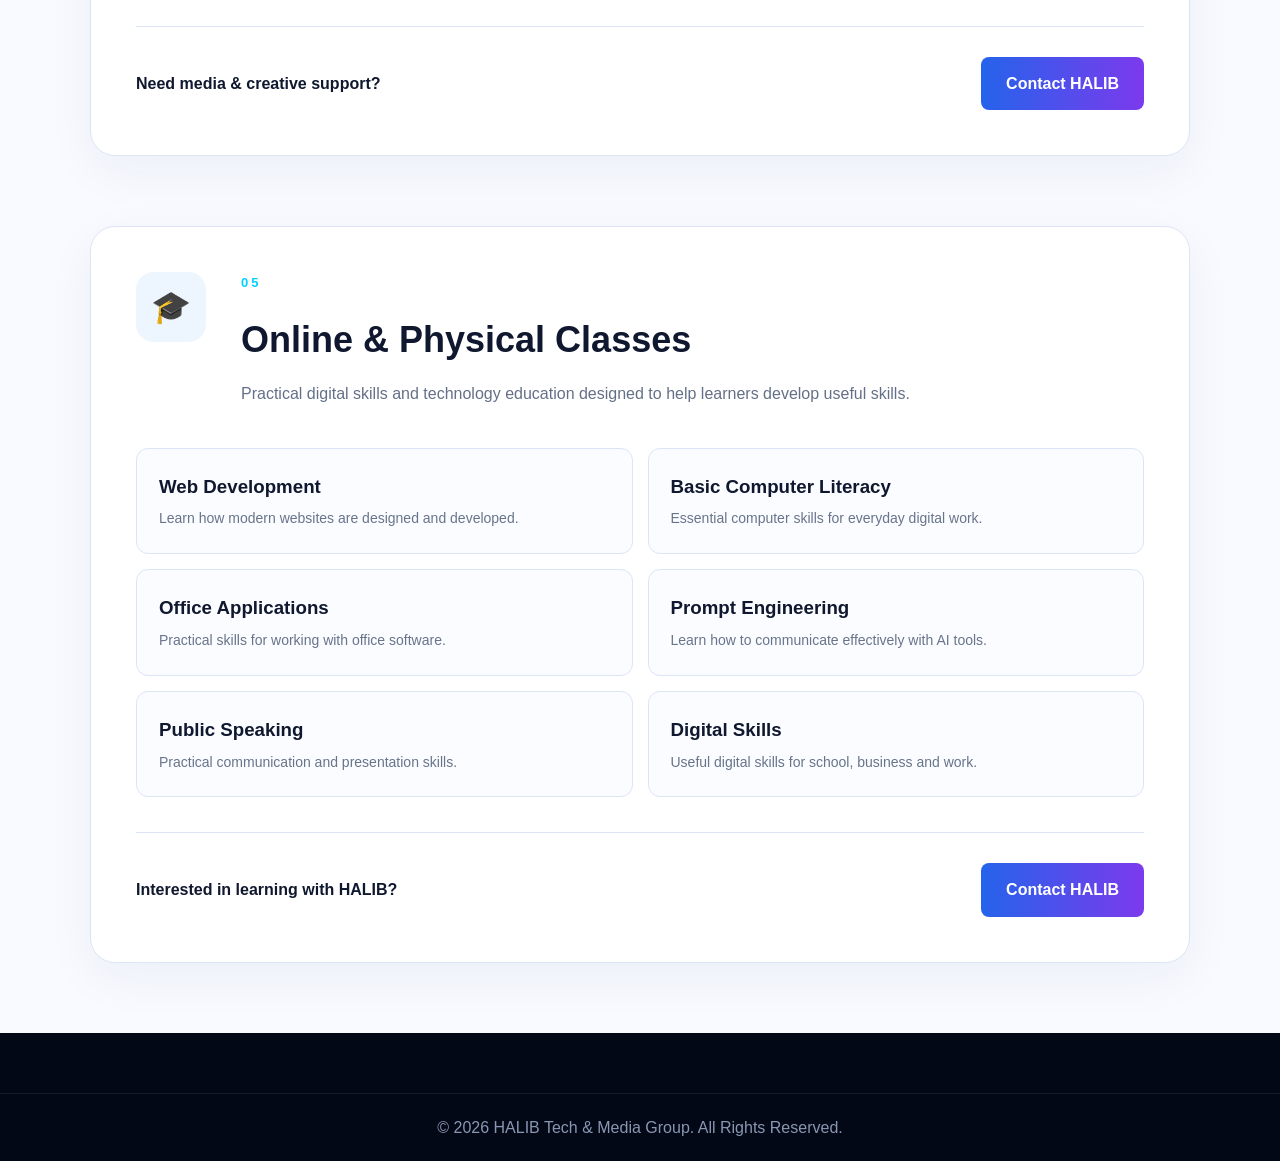
<file: services.html>
<!DOCTYPE html>
<html lang="en">

<head>

    <meta charset="UTF-8">

    <meta
        name="viewport"
        content="width=device-width, initial-scale=1.0"
    >

    <title>Services | HALIB Tech & Media Group</title>

    <link rel="stylesheet" href="style.css">

</head>

<body>


<header class="navbar">

    <div class="nav-container">

        <a href="index.html" class="logo">
            <img src="Halibtechandmediagrouplogo.png" alt="HALIB Logo">
        </a>

        <nav class="nav-links">

            <a href="index.html">Home</a>

            <a href="about.html">About</a>

            <a href="services.html" class="active">Services</a>

            <a href="contact.html">Contact</a>

        </nav>

    </div>

</header>


<main>


<section class="page-hero">

    <p class="section-label">WHAT WE DO</p>

    <h1>Our Services</h1>

    <p>
        Practical technology, creative, advertising, business
        and digital education solutions.
    </p>

</section>


<!-- TECHNOLOGY -->

<section class="service-category">

    <div class="category-header">

        <div class="category-icon">💻</div>

        <div>

            <p class="section-label">01</p>

            <h2>Technology</h2>

            <p>
                We provide technology solutions that help individuals,
                businesses and organizations build, improve and manage
                their digital presence.
            </p>

        </div>

    </div>


    <div class="service-list">

        <div>
            <h3>Website Development</h3>
            <p>Responsive and professional websites for different needs.</p>
        </div>

        <div>
            <h3>Software Development</h3>
            <p>Software solutions designed around real business needs.</p>
        </div>

        <div>
            <h3>App Development</h3>
            <p>Mobile and application solutions for useful digital experiences.</p>
        </div>

        <div>
            <h3>UI/UX Design</h3>
            <p>Clean and user-focused digital interface designs.</p>
        </div>

        <div>
            <h3>IT Solutions</h3>
            <p>Practical technology support and digital solutions.</p>
        </div>

    </div>


    <div class="category-contact">

        <p>Need a technology solution?</p>

        <a href="contact.html" class="btn primary-btn">
            Contact HALIB
        </a>

    </div>

</section>


<!-- MEDIA -->

<section class="service-category">

    <div class="category-header">

        <div class="category-icon">🎨</div>

        <div>

            <p class="section-label">02</p>

            <h2>Media & Creative</h2>

            <p>
                We transform ideas into engaging visual and digital
                content through creative design, media production
                and modern AI-powered tools.
            </p>

        </div>

    </div>


    <div class="service-list">

        <div>
            <h3>Graphic Design</h3>
            <p>Creative designs for businesses, brands and projects.</p>
        </div>

        <div>
            <h3>Video Editing</h3>
            <p>Professional editing for promotional and creative videos.</p>
        </div>

        <div>
            <h3>AI Content Creation</h3>
            <p>AI-assisted creative content for modern digital platforms.</p>
        </div>

        <div>
            <h3>AI Music</h3>
            <p>Creative AI-assisted music and audio projects.</p>
        </div>

        <div>
            <h3>Creative Services</h3>
            <p>Other creative solutions based on client needs.</p>
        </div>

    </div>


    <div class="category-contact">

        <p>Need a creative service?</p>

        <a href="contact.html" class="btn primary-btn">
            Contact HALIB
        </a>

    </div>

</section>


<!-- ADVERTISING -->

<section class="service-category">

    <div class="category-header">

        <div class="category-icon">📢</div>

        <div>

            <p class="section-label">03</p>

            <h2>Advertising & Marketing</h2>

            <p>
                We help businesses communicate their value,
                promote their products and reach their audience
                through digital advertising and marketing solutions.
            </p>

        </div>

    </div>


    <div class="service-list">

        <div>
            <h3>Digital Advertising</h3>
            <p>Digital promotional campaigns for businesses and brands.</p>
        </div>

        <div>
            <h3>Social Media Marketing</h3>
            <p>Content and marketing support for social platforms.</p>
        </div>

        <div>
            <h3>Business Promotion</h3>
            <p>Creative promotional materials and strategies.</p>
        </div>

        <div>
            <h3>Marketing Content</h3>
            <p>Content design to communicate business message effectively.</p>
        </div>

        <div>
            <h3>AI Advertisement</h3>
            <p>AI-assisted advertising concepts and creative content.</p>
        </div>

        <div>
            <h3>AI Vedios,Music & Pictures</h3>
            <p>AI-assisted Content designed to make vedio,audio & pictures effectively.</p>
        </div>

    </div>


    <div class="category-contact">

        <p>Ready to promote your business?</p>

        <a href="contact.html" class="btn primary-btn">
            Contact HALIB
        </a>

    </div>

</section>


<!-- BUSINESS -->

<section class="service-category">

    <div class="category-header">

        <div class="category-icon">🏢</div>

        <div>

            <p class="section-label">04</p>

            <h2>Business Services</h2>

            <p>
                Practical business-center and document support
                services for individuals, students and businesses.
            </p>

        </div>

    </div>


    <div class="service-list">

        <div><h3>Typing</h3></div>

        <div><h3>Printing</h3></div>

        <div><h3>Photocopying</h3></div>

        <div><h3>Scanning</h3></div>

        <div><h3>Binding</h3></div>

        <div><h3>Lamination</h3></div>

        <div><h3>CV Writing & Design</h3></div>

        <div><h3>Data Entry</h3></div>

        <div><h3>Online Registration</h3></div>

        <div><h3>Document Preparation</h3></div>

        <div><h3>Passport Photography</h3></div>

        <div><h3>Business Support</h3></div>

    </div>


    <div class="category-contact">

        <p>Need business support?</p>

        <a href="contact.html" class="btn primary-btn">
            Contact HALIB
        </a>

    </div>

</section>

<!-- BUSINESS -->

<section class="service-category">

    <div class="category-header">

        <div class="category-icon">🏢</div>

        <div>

            <p class="section-label">04</p>

            <h2>Creative designs</h2>

            <p>
                We create compelling vesual content that help brands communicate,connect,and stand out.
            </p>

        </div>

    </div>


    <div class="service-list">

        <div><h3>Logo Design</h3></div>

        <div><h3>Banner Design</h3></div>

        <div><h3>Poster Design</h3></div>

        <div><h3>Flyer Design</h3></div>

        <div><h3>Invitation Design</h3></div>

        <div><h3>Brochure Design</h3></div>

        <div><h3>Business Card Design</h3></div>

        <div><h3>Certificate Design</h3></div>

        <div><h3>Brand Identity Design</h3></div>

    </div>
    
     <div class="category-contact">

        <p>Need media & creative support?</p>

        <a href="contact.html" class="btn primary-btn">
            Contact HALIB
        </a>

    </div>

</section>


<!-- ACADEMY -->

<section class="service-category" id="academy">

    <div class="category-header">

        <div class="category-icon">🎓</div>

        <div>

            <p class="section-label">05</p>

            <h2>Online & Physical Classes</h2>

            <p>
                Practical digital skills and technology education
                designed to help learners develop useful skills.
            </p>

        </div>

    </div>


    <div class="service-list">

        <div>
            <h3>Web Development</h3>
            <p>Learn how modern websites are designed and developed.</p>
        </div>

        <div>
            <h3>Basic Computer Literacy</h3>
            <p>Essential computer skills for everyday digital work.</p>
        </div>

        <div>
            <h3>Office Applications</h3>
            <p>Practical skills for working with office software.</p>
        </div>

        <div>
            <h3>Prompt Engineering</h3>
            <p>Learn how to communicate effectively with AI tools.</p>
        </div>

        <div>
            <h3>Public Speaking</h3>
            <p>Practical communication and presentation skills.</p>
        </div>

        <div>
            <h3>Digital Skills</h3>
            <p>Useful digital skills for school, business and work.</p>
        </div>

    </div>


    <div class="category-contact">

        <p>Interested in learning with HALIB?</p>

        <a href="contact.html" class="btn primary-btn">
            Contact HALIB
        </a>

    </div>

</section>


</main>


<footer class="footer">

    <div class="copyright">

        <p>
            © 2026 HALIB Tech & Media Group.
            All Rights Reserved.
        </p>

    </div>

</footer>


<script src="script.js"></script>

</body>
</html>
</file>
<file: style.css>
/* =========================================
   HALIB TECH & MEDIA GROUP
   MAIN STYLESHEET
========================================= */


/* ---------- RESET ---------- */

* {
    margin: 0;
    padding: 0;
    box-sizing: border-box;
}


html {
    scroll-behavior: smooth;
}


body {
    font-family: Arial, Helvetica, sans-serif;

    background: #f8faff;

    color: #10182f;

    line-height: 1.7;

    overflow-x: hidden;
}


img {
    max-width: 100%;
}


a {
    text-decoration: none;
    color: inherit;
}


/* ---------- BRAND COLORS ---------- */

:root {

    --cyan: #00d1ff;

    --blue: #2563eb;

    --purple: #7c3aed;

    --pink: #d946ef;

    --white: #f8faff;

    --dark: #050b1f;

    --dark-blue: #08143a;

    --text: #172033;

    --light: #eef4ff;

    --border: #dce5f5;

}


/* ---------- NAVBAR ---------- */

.navbar {

    width: 100%;

    background: rgba(5, 11, 31, 0.97);

    border-bottom: 1px solid rgba(0, 209, 255, 0.2);

    position: sticky;

    top: 0;

    z-index: 1000;

}


.nav-container {

    width: min(1200px, 94%);

    margin: auto;

    min-height: 80px;

    display: flex;

    align-items: center;

    justify-content: space-between;

    gap: 25px;

}


.logo {

    flex-shrink: 0;

    display: flex;

    align-items: center;

}


.logo img {

    width: 145px;

    height: 65px;

    object-fit: contain;

}


.nav-links {

    display: flex;

    flex-wrap: nowrap;

    white-space: nowrap;

    align-items: center;

    gap: 28px;

    overflow-x: auto;

    scrollbar-width: none;

}


.nav-links::-webkit-scrollbar {
    display: none;
}


.nav-links a {

    color: white;

    font-size: 15px;

    font-weight: 600;

    position: relative;

    padding: 8px 0;

    flex-shrink: 0;

    transition: 0.3s ease;

}


.nav-links a:hover,
.nav-links a.active {

    color: var(--cyan);

}


.nav-links a::after {

    content: "";

    position: absolute;

    left: 0;

    bottom: 0;

    width: 0;

    height: 2px;

    background: linear-gradient(
        90deg,
        var(--cyan),
        var(--purple)
    );

    transition: 0.3s ease;

}


.nav-links a:hover::after,
.nav-links a.active::after {

    width: 100%;

}


/* ---------- HERO ---------- */

.hero {

    min-height: 680px;

    background:
        radial-gradient(
            circle at 80% 30%,
            rgba(37, 99, 235, 0.3),
            transparent 35%
        ),
        radial-gradient(
            circle at 60% 80%,
            rgba(124, 58, 237, 0.25),
            transparent 35%
        ),
        var(--dark);

    color: white;

    display: grid;

    grid-template-columns: 1.1fr 0.9fr;

    align-items: center;

    gap: 50px;

    padding: 80px max(5%, calc((100% - 1200px) / 2));

}


.hero-content {
    max-width: 700px;
}


.small-title,
.section-label {

    color: var(--cyan);

    font-size: 13px;

    font-weight: 800;

    letter-spacing: 3px;

    margin-bottom: 15px;

}


.hero h1 {

    font-size: clamp(45px, 6vw, 76px);

    line-height: 1.05;

    margin-bottom: 25px;

}


.hero h1 span {

    background: linear-gradient(
        90deg,
        var(--cyan),
        var(--blue),
        var(--purple),
        var(--pink)
    );

    -webkit-background-clip: text;

    background-clip: text;

    color: transparent;

}


.hero-text {

    max-width: 650px;

    font-size: 18px;

    color: #d7e3ff;

    margin-bottom: 35px;

}


/* ---------- BUTTONS ---------- */

.hero-buttons {

    display: flex;

    flex-wrap: wrap;

    gap: 15px;

}


.btn {

    display: inline-flex;

    justify-content: center;

    align-items: center;

    padding: 13px 25px;

    border-radius: 8px;

    font-weight: 700;

    border: none;

    cursor: pointer;

    transition: 0.3s ease;

}


.primary-btn {

    color: white;

    background: linear-gradient(
        90deg,
        var(--blue),
        var(--purple)
    );

}


.primary-btn:hover {

    transform: translateY(-3px);

    box-shadow:
        0 12px 30px rgba(37, 99, 235, 0.3);

}


.secondary-btn {

    color: white;

    border: 1px solid var(--cyan);

    background: transparent;

}


.secondary-btn:hover {

    background: var(--cyan);

    color: var(--dark);

}


.light-btn {

    background: white;

    color: var(--dark);

}


.text-link {

    color: var(--blue);

    font-weight: 700;

}


/* ---------- HERO VISUAL ---------- */

.hero-visual {

    min-height: 420px;

    position: relative;

    display: grid;

    place-items: center;

}


.visual-circle {

    position: absolute;

    border-radius: 50%;

    filter: blur(2px);

}


.circle-one {

    width: 300px;

    height: 300px;

    background: rgba(0, 209, 255, 0.12);

}


.circle-two {

    width: 220px;

    height: 220px;

    background: rgba(217, 70, 239, 0.15);

}


.hero-card {

    position: relative;

    width: 310px;

    min-height: 310px;

    border-radius: 30px;

    background:
        linear-gradient(
            145deg,
            rgba(255,255,255,0.1),
            rgba(255,255,255,0.03)
        );

    border: 1px solid rgba(255,255,255,0.15);

    backdrop-filter: blur(15px);

    display: flex;

    flex-direction: column;

    align-items: center;

    justify-content: center;

    text-align: center;

    box-shadow:
        0 30px 80px rgba(0,0,0,0.3);

}


.hero-logo-symbol {

    font-size: 90px;

    font-weight: 900;

    background: linear-gradient(
        135deg,
        var(--cyan),
        var(--blue),
        var(--purple)
    );

    -webkit-background-clip: text;

    background-clip: text;

    color: transparent;

}


.hero-card h2 {

    font-size: 40px;

}


.hero-card p {

    color: #d9e5ff;

}


.hero-card span {

    margin-top: 20px;

    font-size: 10px;

    letter-spacing: 3px;

    color: var(--cyan);

}


/* ---------- GENERAL SECTIONS ---------- */

.section {

    width: min(1200px, 90%);

    margin: auto;

    padding: 90px 0;

}


.section-heading {

    max-width: 700px;

    margin-bottom: 45px;

}


.section-heading.center {

    text-align: center;

    margin-left: auto;

    margin-right: auto;

}


.section-heading h2 {

    font-size: clamp(32px, 4vw, 50px);

    line-height: 1.15;

    margin-bottom: 15px;

}


.section-heading > p:last-child {

    color: #59657c;

}


/* ---------- TWO COLUMNS ---------- */

.two-column {

    display: grid;

    grid-template-columns: 1fr 1fr;

    gap: 50px;

    align-items: center;

}


.two-column p,
.about-text p {

    color: #566178;

    margin-bottom: 20px;

}


.info-box {

    padding: 40px;

    border-radius: 20px;

    background:
        linear-gradient(
            135deg,
            #eef6ff,
            #f6efff
        );

    border: 1px solid var(--border);

}


.info-box h3 {

    font-size: 28px;

    margin-bottom: 15px;

}


/* ---------- CARDS ---------- */

.cards {

    display: grid;

    gap: 20px;

}


.five-cards {

    grid-template-columns: repeat(5, 1fr);

}


.service-card,
.value-card {

    padding: 30px;

    background: white;

    border: 1px solid var(--border);

    border-radius: 18px;

    transition: 0.3s ease;

}


.service-card:hover,
.value-card:hover {

    transform: translateY(-7px);

    border-color: var(--cyan);

    box-shadow:
        0 15px 40px rgba(24, 48, 90, 0.08);

}


.icon {

    font-size: 32px;

    margin-bottom: 15px;

}


.service-card h3,
.value-card h3 {

    margin-bottom: 10px;

}


.service-card p,
.value-card p {

    color: #68748a;

    font-size: 14px;

}


.center-button {

    text-align: center;

    margin-top: 40px;

}


/* ---------- VALUES ---------- */

.why-section {

    max-width: none;

    width: 100%;

    background: #eef4ff;

    padding-left: max(5%, calc((100% - 1200px) / 2));

    padding-right: max(5%, calc((100% - 1200px) / 2));

}


.values-grid {

    display: grid;

    grid-template-columns: repeat(3, 1fr);

    gap: 20px;

}


/* ---------- ACADEMY ---------- */

.academy-section {

    padding: 100px 5%;

    background:
        linear-gradient(
            135deg,
            #07184a,
            #171047,
            #310b42
        );

    color: white;

}


.academy-content {

    max-width: 800px;

    margin: auto;

    text-align: center;

}


.academy-content h2 {

    font-size: clamp(35px, 5vw, 58px);

    margin-bottom: 20px;

}


.academy-content p {

    color: #dce7ff;

    margin-bottom: 30px;

}


/* ---------- CTA ---------- */

.cta {

    padding: 100px 5%;

    text-align: center;

    background: white;

}


.cta h2 {

    font-size: clamp(32px, 4vw, 50px);

    margin-bottom: 15px;

}


.cta p {

    color: #667085;

    margin-bottom: 30px;

}


/* ---------- PAGE HERO ---------- */

.page-hero {

    padding: 110px 5%;

    text-align: center;

    color: white;

    background:
        radial-gradient(
            circle at 50% 0%,
            rgba(37, 99, 235, 0.3),
            transparent 50%
        ),
        var(--dark);

}


.page-hero h1 {

    font-size: clamp(40px, 6vw, 65px);

    margin-bottom: 20px;

}


.page-hero > p:last-child {

    max-width: 700px;

    margin: auto;

    color: #d9e5ff;

}


/* ---------- DARK SECTION ---------- */

.dark-section {

    max-width: none;

    width: 100%;

    padding-left: max(5%, calc((100% - 1200px) / 2));

    padding-right: max(5%, calc((100% - 1200px) / 2));

    color: white;

    background: var(--dark);

}


.dark-section p {

    max-width: 850px;

    color: #d4def2;

    margin-bottom: 20px;

}


/* ---------- VISION / MISSION ---------- */

.vision-mission {

    display: grid;

    grid-template-columns: 1fr 1fr;

    gap: 25px;

}


/* ---------- SERVICES ---------- */

.service-category {

    width: min(1100px, 90%);

    margin: 70px auto;

    padding: 45px;

    background: white;

    border: 1px solid var(--border);

    border-radius: 25px;

    box-shadow: 0 15px 50px rgba(20, 45, 90, 0.05);

}


.category-header {

    display: grid;

    grid-template-columns: 80px 1fr;

    gap: 25px;

    align-items: start;

    margin-bottom: 40px;

}


.category-icon {

    width: 70px;

    height: 70px;

    display: grid;

    place-items: center;

    border-radius: 18px;

    font-size: 32px;

    background: #edf5ff;

}


.category-header h2 {

    font-size: 36px;

    margin-bottom: 10px;

}


.category-header p:last-child {

    color: #647087;

}


.service-list {

    display: grid;

    grid-template-columns: repeat(2, 1fr);

    gap: 15px;

}


.service-list > div {

    padding: 22px;

    border: 1px solid var(--border);

    border-radius: 12px;

    background: #fafcff;

}


.service-list h3 {

    margin-bottom: 5px;

}


.service-list p {

    color: #68748a;

    font-size: 14px;

}


.category-contact {

    margin-top: 35px;

    padding-top: 30px;

    border-top: 1px solid var(--border);

    display: flex;

    justify-content: space-between;

    align-items: center;

    gap: 20px;

}


.category-contact p {

    font-weight: 700;

}


/* ---------- CONTACT ---------- */

.contact-section {

    display: grid;

    grid-template-columns: 0.8fr 1.2fr;

    gap: 60px;

    align-items: start;

}


.contact-information h2 {

    font-size: 40px;

    margin-bottom: 20px;

}


.contact-information > p {

    color: #667085;

}


.contact-item {

    margin-top: 30px;

}


.contact-item strong {

    color: var(--blue);

}


.contact-item p {

    color: #59657c;

}


.form-container {

    padding: 40px;

    background: white;

    border-radius: 20px;

    border: 1px solid var(--border);

    box-shadow: 0 15px 50px rgba(20, 45, 90, 0.06);

}


.form-container h2 {

    margin-bottom: 30px;

}


.form-group {

    margin-bottom: 20px;

}


.form-group label {

    display: block;

    font-weight: 700;

    margin-bottom: 7px;

}


.form-group input,
.form-group select,
.form-group textarea {

    width: 100%;

    padding: 14px 15px;

    border: 1px solid #d5deed;

    border-radius: 9px;

    font: inherit;

    outline: none;

    background: #fbfdff;

}


.form-group input:focus,
.form-group select:focus,
.form-group textarea:focus {

    border-color: var(--blue);

    box-shadow: 0 0 0 3px rgba(37, 99, 235, 0.08);

}


.form-group textarea {

    resize: vertical;

}


.submit-btn {

    width: 100%;

}


/* ---------- FOOTER ---------- */

.footer {

    background: #030816;

    color: white;

    padding-top: 60px;

}


.footer-container {

    width: min(1200px, 90%);

    margin: auto;

    display: grid;

    grid-template-columns: 1.5fr 1fr 1fr;

    gap: 50px;

    padding-bottom: 50px;

}


.footer-logo {

    width: 150px;

    margin-bottom: 15px;

}


.footer-container p {

    color: #aebbd3;

}


.footer-container h3 {

    margin-bottom: 15px;

}


.footer-container a {

    display: block;

    color: #aebbd3;

    margin-bottom: 8px;

}


.footer-container a:hover {

    color: var(--cyan);

}


.copyright {

    padding: 20px;

    text-align: center;

    border-top: 1px solid rgba(255,255,255,0.08);

    color: #8997b2;

}


/* ---------- RESPONSIVE ---------- */

@media (max-width: 1000px) {

    .five-cards {

        grid-template-columns: repeat(2, 1fr);

    }

    .hero {

        grid-template-columns: 1fr;

        text-align: center;

    }

    .hero-text {

        margin-left: auto;

        margin-right: auto;

    }

    .hero-buttons {

        justify-content: center;

    }

    .hero-visual {

        min-height: 350px;

    }

    .two-column,
    .contact-section {

        grid-template-columns: 1fr;

    }

}


@media (max-width: 700px) {

    .nav-container {

        width: 100%;

        padding: 0 12px;

        gap: 12px;

    }


    .logo img {

        width: 105px;

        height: 55px;

    }


    .nav-links {

        gap: 18px;

        flex: 1;

    }


    .nav-links a {

        font-size: 13px;

    }


    .hero {

        padding-top: 60px;

        padding-bottom: 60px;

    }


    .hero h1 {

        font-size: 45px;

    }


    .five-cards,
    .values-grid,
    .service-list,
    .vision-mission {

        grid-template-columns: 1fr;

    }


    .service-category {

        padding: 25px;

    }


    .category-header {

        grid-template-columns: 1fr;

    }


    .category-contact {

        flex-direction: column;

        align-items: flex-start;

    }


    .footer-container {

        grid-template-columns: 1fr;

        gap: 30px;

    }


    .form-container {

        padding: 25px;

    }

}


@media (max-width: 480px) {

    .hero h1 {

        font-size: 38px;

    }


    .hero-buttons {

        flex-direction: column;

    }


    .hero-buttons .btn {

        width: 100%;

    }


    .nav-container {

        min-height: 70px;

    }

}

.whatsapp-button {
    position: fixed;
    bottom: 25px;
    right: 25px;
    background-color: #25D366;
    color: white;
    padding: 14px 20px;
    border-radius: 50px;
    text-decoration: none;
    font-weight: bold;
    z-index: 9999;
    box-shadow: 0 4px 10px rgba(0,0,0,0.2);
}

.whatsapp-button:hover {
    background-color: #128C7E;
}
</file>
